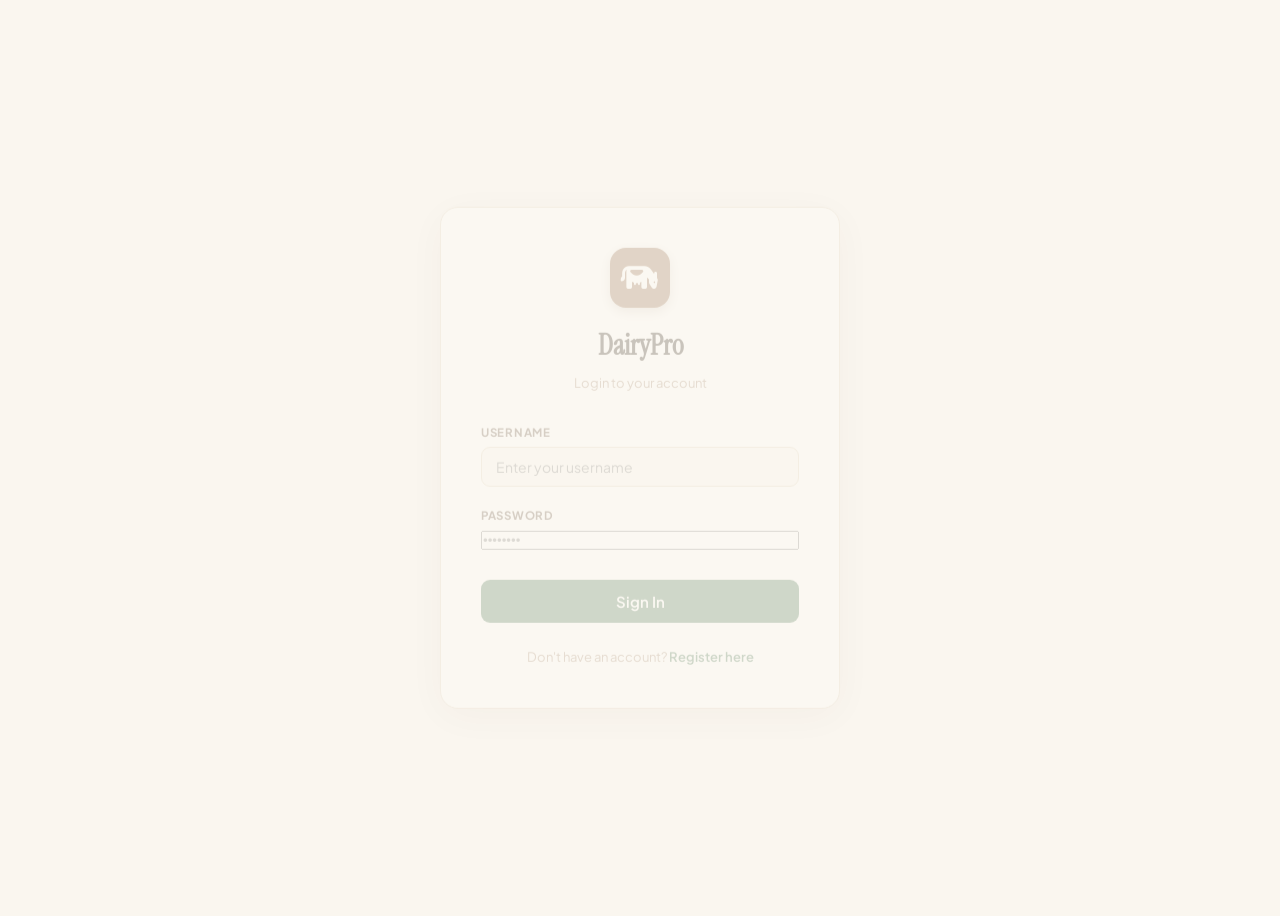
<file: index.html>
<!DOCTYPE html>
<html lang="en">
<head>
  <meta charset="UTF-8">
  <title>Dairy Management System</title>
  <link rel="stylesheet" href="css/style.css">
  <link rel="stylesheet" href="https://cdnjs.cloudflare.com/ajax/libs/font-awesome/6.4.0/css/all.min.css">
</head>
<body>

<!-- SIDEBAR -->
<aside class="sidebar" id="sidebar">
  <div class="sb-brand">
    <div class="icon"><i class="fa-solid fa-cow"></i></div>
    <h2>DairyPro</h2>
    <p>Management System</p>
  </div>
  
  <div class="sb-section">Menu</div>
  <a href="#" class="sb-item active" data-page="dashboard"><i class="fa-solid fa-chart-pie ico"></i> Dashboard</a>
  <a href="#" class="sb-item" data-page="customers"><i class="fa-solid fa-users ico"></i> Customers</a>
  <a href="#" class="sb-item" data-page="records"><i class="fa-solid fa-flask ico"></i> Milk Records</a>
  <a href="#" class="sb-item" data-page="payments"><i class="fa-solid fa-file-invoice-dollar ico"></i> Payments</a>
  
  <div class="sb-footer">
    <button class="btn btn-outline" style="width:100%; border-color:rgba(255,255,255,.15); color:rgba(255,255,255,.6);" onclick="logout()">
      <i class="fa-solid fa-right-from-bracket"></i> Logout
    </button>
  </div>
</aside>

<!-- MAIN CONTENT -->
<main class="main">
  <header class="topbar">
    <h1 id="pageTitle">Overview Dashboard</h1>
    <div class="date-chip" id="currentDateChip">---</div>
  </header>
  
  <div class="content">

    <!-- PAGE: DASHBOARD -->
    <div id="page-dashboard" class="page active">
      <div class="stats-row">
        <div class="scard green">
          <i class="fa-solid fa-users scard-icon" style="color: var(--green);"></i>
          <div class="scard-label">Total Customers</div>
          <div class="scard-val" id="stat-customers">0</div>
        </div>
        <div class="scard blue">
          <i class="fa-solid fa-flask scard-icon" style="color: var(--blue);"></i>
          <div class="scard-label">Today's Milk (L)</div>
          <div class="scard-val" id="stat-milk">0.0</div>
        </div>
        <div class="scard amber">
          <i class="fa-solid fa-indian-rupee-sign scard-icon" style="color: var(--amber);"></i>
          <div class="scard-label">Today's Collection</div>
          <div class="scard-val" id="stat-collection">0.00</div>
        </div>
      </div>
      
      <div class="card">
         <div class="empty">
            <i class="fa-solid fa-cow eico"></i>
            <h3>Welcome to DairyPro</h3>
            <p>Select an option from the sidebar to get started.</p>
         </div>
      </div>
    </div>

    <!-- PAGE: CUSTOMERS -->
    <div id="page-customers" class="page">
      <div class="card">
        <div class="card-head">
          <h2><i class="fa-solid fa-users"></i> Customer Register</h2>
          <button class="btn btn-green" onclick="openAddCustomerModal()"><i class="fa-solid fa-plus"></i> Add Customer</button>
        </div>
        <div class="filter-bar">
          <div class="search-wrap">
            <i class="fa-solid fa-search"></i>
            <input type="text" id="search-customer" placeholder="Search customer..." onkeyup="filterCustomers()">
          </div>
        </div>
        <div class="tbl-wrap">
          <table id="tbl-customers">
            <thead>
              <tr>
                <th>Code</th>
                <th>Name</th>
                <th>Phone</th>
                <th>Animal Type</th>
                <th>Address</th>
                <th style="text-align: right;">Action</th>
              </tr>
            </thead>
            <tbody></tbody>
          </table>
        </div>
      </div>
    </div>

    <!-- PAGE: RECORDS -->
    <div id="page-records" class="page">
      <div class="card">
        <div class="card-head">
          <h2><i class="fa-solid fa-flask"></i> Daily Milk Records</h2>
          <button class="btn btn-green" onclick="openAddRecordModal()"><i class="fa-solid fa-plus"></i> Collect Milk</button>
        </div>
        <div class="tbl-wrap">
          <table id="tbl-records">
            <thead>
              <tr>
                <th>Date</th>
                <th>Shift</th>
                <th>Customer Name</th>
                <th>Liters</th>
                <th>Fat %</th>
                <th>Rate / L</th>
                <th>Amount</th>
                <th>Balance</th>
                <th style="text-align: right;">Action</th>
              </tr>
            </thead>
            <tbody></tbody>
          </table>
        </div>
      </div>
    </div>

    <!-- PAGE: PAYMENTS -->
    <div id="page-payments" class="page">
      <div class="card">
        <div class="card-head">
          <h2><i class="fa-solid fa-file-invoice-dollar"></i> Payments Received</h2>
          <button class="btn btn-green" onclick="openAddPaymentModal()"><i class="fa-solid fa-plus"></i> Add Payment</button>
        </div>
        <div class="tbl-wrap">
          <table id="tbl-payments">
            <thead>
              <tr>
                <th>Date</th>
                <th>Customer Name</th>
                <th>Mode</th>
                <th style="text-align: right;">Amount</th>
                <th style="text-align: right;">Action</th>
              </tr>
            </thead>
            <tbody></tbody>
          </table>
        </div>
      </div>
    </div>

  </div> <!-- end content -->
</main>

<!-- MODALS -->

<!-- Modal: Add Customer -->
<div class="overlay" id="modal-add-customer">
  <div class="modal">
    <div class="modal-hd">
      <h3 id="modal-add-customer-title">Add New Customer</h3>
      <button class="modal-close" onclick="closeModal('modal-add-customer')"><i class="fa-solid fa-xmark"></i></button>
    </div>
    <div class="modal-bd">
      <form id="frm-customer" onsubmit="event.preventDefault(); saveCustomer();">
        <input type="hidden" id="c-id" value="">
        <div class="form-grid">
          <div class="fg">
            <label>Customer Code <span class="req">*</span></label>
            <input type="text" id="c-code" required placeholder="e.g. C001">
          </div>
          <div class="fg">
            <label>Full Name <span class="req">*</span></label>
            <input type="text" id="c-name" required placeholder="John Doe">
          </div>
          <div class="fg">
            <label>Phone</label>
            <input type="tel" id="c-phone" placeholder="9876543210">
          </div>
          <div class="fg">
            <label>Animal Type</label>
            <select id="c-animal">
              <option value="cow">Cow</option>
              <option value="buffalo">Buffalo</option>
              <option value="mixed">Mixed</option>
            </select>
          </div>
          <div class="fg span2">
            <label>Address</label>
            <textarea id="c-address" rows="2" placeholder="Village / Area"></textarea>
          </div>
        </div>
      </form>
    </div>
    <div class="modal-ft">
      <button class="btn btn-outline" onclick="closeModal('modal-add-customer')">Cancel</button>
      <button class="btn btn-green" onclick="saveCustomer()">Save Customer</button>
    </div>
  </div>
</div>

<!-- Modal: Add Record -->
<div class="overlay" id="modal-add-record">
  <div class="modal">
    <div class="modal-hd">
      <h3 id="modal-add-record-title">Record Milk Collection</h3>
      <button class="modal-close" onclick="closeModal('modal-add-record')"><i class="fa-solid fa-xmark"></i></button>
    </div>
    <div class="modal-bd">
      <form id="frm-record" onsubmit="event.preventDefault(); saveRecord();">
        <input type="hidden" id="r-id" value="">
        <div class="form-grid">
          <div class="fg span2">
            <label>Customer <span class="req">*</span></label>
            <select id="r-customer" required>
                <option value="">Select a customer...</option>
            </select>
          </div>
          <div class="fg">
            <label>Record Date <span class="req">*</span></label>
            <input type="date" id="r-date" required>
          </div>
          <div class="fg">
            <label>Shift <span class="req">*</span></label>
            <select id="r-shift" required>
              <option value="morning">Morning</option>
              <option value="evening">Evening</option>
            </select>
          </div>
          <div class="fg">
            <label>Liters (Amount) <span class="req">*</span></label>
            <input type="number" step="0.01" id="r-liter" required>
          </div>
          <div class="fg">
            <label>Fat Percentage <span class="req">*</span></label>
            <input type="number" step="0.1" id="r-fat" required>
          </div>
          <div class="fg">
            <label>Rate / Liter <span class="req">*</span></label>
            <input type="number" step="0.01" id="r-rate" required>
          </div>
          <div class="fg">
            <label>Amount Collected Now</label>
            <input type="number" step="0.01" id="r-collected" value="0">
          </div>
        </div>
      </form>
    </div>
    <div class="modal-ft">
      <button class="btn btn-outline" onclick="closeModal('modal-add-record')">Cancel</button>
      <button class="btn btn-amber" onclick="saveRecord()">Save Record</button>
    </div>
  </div>
</div>

<!-- Modal: Add Payment -->
<div class="overlay" id="modal-add-payment">
  <div class="modal">
    <div class="modal-hd">
      <h3 id="modal-add-payment-title">Add Payment</h3>
      <button class="modal-close" onclick="closeModal('modal-add-payment')"><i class="fa-solid fa-xmark"></i></button>
    </div>
    <div class="modal-bd">
      <form id="frm-payment" onsubmit="event.preventDefault(); savePayment();">
        <input type="hidden" id="p-id" value="">
        <div class="form-grid">
          <div class="fg span2">
            <label>Customer <span class="req">*</span></label>
            <select id="p-customer" required>
                <option value="">Select a customer...</option>
            </select>
          </div>
          <div class="fg">
            <label>Payment Date <span class="req">*</span></label>
            <input type="date" id="p-date" required>
          </div>
          <div class="fg">
            <label>Amount <span class="req">*</span></label>
            <input type="number" step="0.01" id="p-amount" required>
          </div>
          <div class="fg">
            <label>Mode</label>
            <select id="p-mode">
              <option value="cash">Cash</option>
              <option value="upi">UPI / Online</option>
              <option value="bank">Bank Transfer</option>
            </select>
          </div>
        </div>
      </form>
    </div>
    <div class="modal-ft">
      <button class="btn btn-outline" onclick="closeModal('modal-add-payment')">Cancel</button>
      <button class="btn" style="background:var(--blue);color:#fff;" onclick="savePayment()">Save Payment</button>
    </div>
  </div>
</div>

<!-- Modal: Digital Receipt -->
<div class="overlay" id="modal-receipt">
  <div class="modal" style="max-width:380px;">
    <div class="modal-hd no-print">
      <h3>Digital Receipt</h3>
      <button class="modal-close" onclick="closeModal('modal-receipt')"><i class="fa-solid fa-xmark"></i></button>
    </div>
    <div class="modal-bd receipt-box" id="receipt-content">
      <div class="receipt-header">
        <div class="icon"><i class="fa-solid fa-cow"></i></div>
        <h2>DairyPro</h2>
        <p>Official Digital Receipt</p>
      </div>
      <div class="receipt-divider"></div>
      <div class="receipt-details">
        <div class="r-row"><span class="r-label">Date:</span> <span id="rec-date"></span></div>
        <div class="r-row"><span class="r-label">Shift:</span> <span id="rec-shift"></span></div>
        <div class="r-row"><span class="r-label">Customer:</span> <span id="rec-name" style="font-weight:700;"></span></div>
      </div>
      <div class="receipt-divider"></div>
      <div class="receipt-calc">
        <div class="r-row"><span class="r-label">Liters:</span> <span id="rec-liters"></span> L</div>
        <div class="r-row"><span class="r-label">Fat %:</span> <span id="rec-fat"></span>%</div>
        <div class="r-row"><span class="r-label">Rate/L:</span> ₹<span id="rec-rate"></span></div>
      </div>
      <div class="receipt-divider" style="border-top-style:solid; border-top-width:2px; border-color:var(--ink);"></div>
      <div class="r-total">
        <span>Total Amount</span>
        <span id="rec-total">₹0.00</span>
      </div>
      <div class="receipt-footer">
        Thank you for choosing DairyPro.<br>Have a great day!
      </div>
    </div>
    <div class="modal-ft no-print" style="justify-content:center;">
      <button class="btn btn-green" style="width:100%; justify-content:center;" onclick="window.print()"><i class="fa-solid fa-print"></i> Print Receipt</button>
    </div>
  </div>
</div>

<!-- TOASTS -->
<div id="toasts"></div>

<script src="script.js"></script>
</body>
</html>
</file>
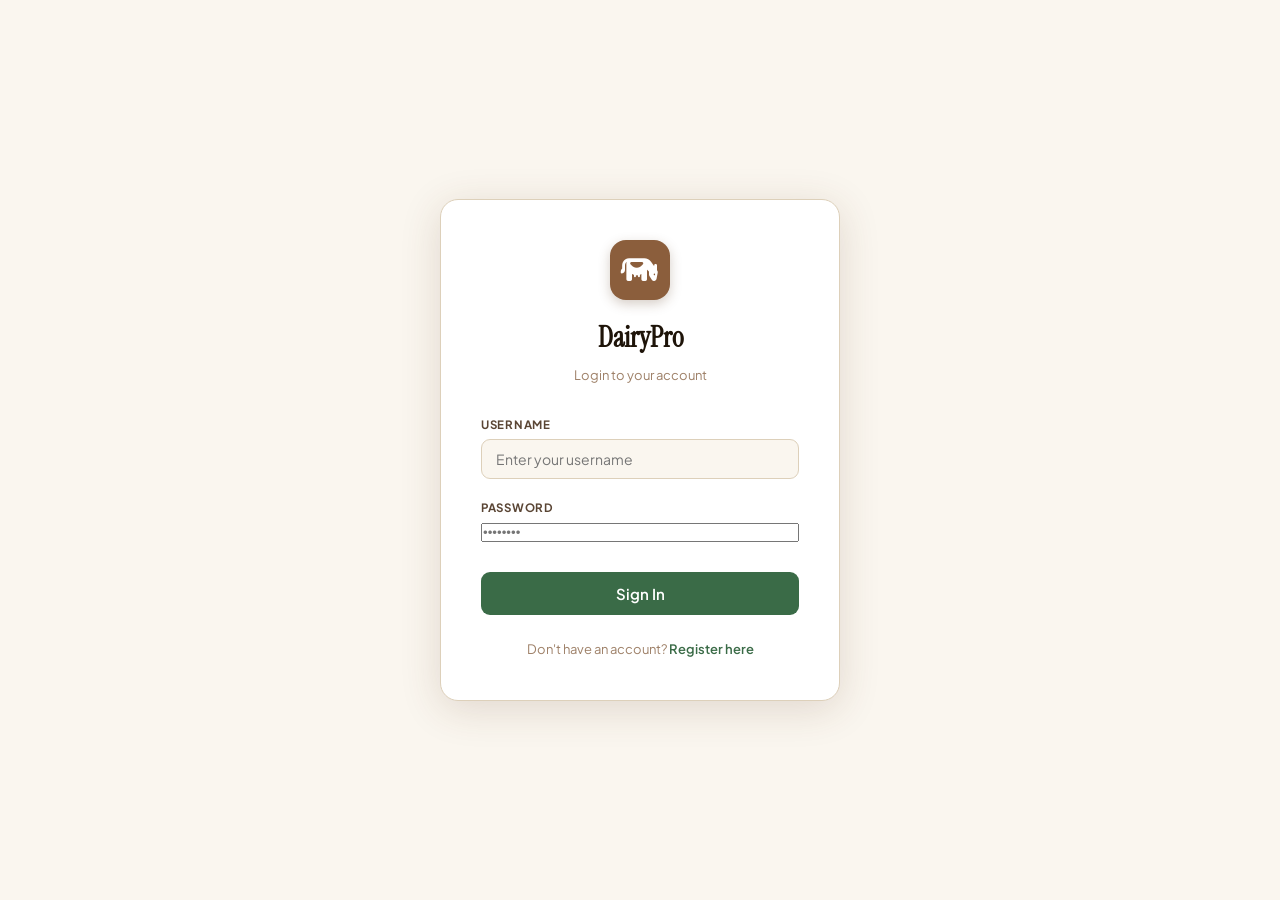
<file: login.html>
<!DOCTYPE html>
<html lang="en">
<head>
    <meta charset="UTF-8">
    <meta name="viewport" content="width=device-width, initial-scale=1.0">
    <title>Login - Dairy Management System</title>
    <link rel="stylesheet" href="css/style.css">
    <link rel="stylesheet" href="https://cdnjs.cloudflare.com/ajax/libs/font-awesome/6.4.0/css/all.min.css">
    <style>
        body {
            display: flex;
            align-items: center;
            justify-content: center;
            min-height: 100vh;
            background: var(--cream);
        }
        .auth-container {
            width: 100%;
            max-width: 400px;
            padding: 40px;
            background: #fff;
            border-radius: var(--r-lg);
            border: 1.5px solid var(--border);
            box-shadow: var(--shadow-lg);
            text-align: center;
            animation: fadeUp 0.4s ease;
        }
        .auth-brand {
            margin-bottom: 30px;
        }
        .auth-brand .icon {
            width: 60px;
            height: 60px;
            background: var(--brown);
            border-radius: 16px;
            display: inline-flex;
            align-items: center;
            justify-content: center;
            font-size: 30px;
            color: #fff;
            margin-bottom: 16px;
            box-shadow: 0 4px 12px rgba(91,58,30,.25);
        }
        .auth-brand h2 {
            font-family: 'Instrument Serif', serif;
            font-size: 28px;
            color: var(--ink);
        }
        .auth-brand p {
            font-size: 13px;
            color: var(--ink-lt);
            margin-top: 4px;
        }
        .auth-form .fg {
            text-align: left;
            margin-bottom: 20px;
        }
        .auth-btn {
            width: 100%;
            justify-content: center;
            padding: 12px;
            font-size: 15px;
            margin-top: 10px;
        }
        .auth-links {
            margin-top: 24px;
            font-size: 13px;
            color: var(--ink-lt);
        }
        .auth-links a {
            color: var(--green);
            font-weight: 600;
            text-decoration: none;
        }
        .auth-links a:hover {
            text-decoration: underline;
        }
        #error-msg {
            color: var(--red);
            font-size: 13px;
            margin-bottom: 15px;
            display: none;
            padding: 10px;
            background: var(--red-pale);
            border-radius: 8px;
            border: 1px solid #f5c6c2;
        }
    </style>
</head>
<body>

<div class="auth-container">
    <div class="auth-brand">
        <div class="icon"><i class="fa-solid fa-cow"></i></div>
        <h2>DairyPro</h2>
        <p>Login to your account</p>
    </div>

    <div id="error-msg"></div>

    <form class="auth-form" id="loginForm" onsubmit="event.preventDefault(); login();">
        <div class="fg">
            <label>Username</label>
            <input type="text" id="username" required placeholder="Enter your username">
        </div>
        <div class="fg">
            <label>Password</label>
            <input type="password" id="password" required placeholder="••••••••">
        </div>
        <button type="submit" class="btn btn-green auth-btn" id="loginBtn">Sign In</button>
    </form>

    <div class="auth-links">
        Don't have an account? <a href="register.html">Register here</a>
    </div>
</div>

<script>
    // If already logged in, redirect
    if(localStorage.getItem('dairy_user')) {
        window.location.href = 'index.html';
    }

    async function login() {
        const username = document.getElementById('username').value;
        const password = document.getElementById('password').value;
        const btn = document.getElementById('loginBtn');
        const err = document.getElementById('error-msg');
        
        btn.innerHTML = '<i class="fa-solid fa-spinner fa-spin"></i> Signing In...';
        btn.disabled = true;
        err.style.display = 'none';

        try {
            const res = await fetch('php/auth.php?action=login', {
                method: 'POST',
                headers: { 'Content-Type': 'application/json' },
                body: JSON.stringify({ username, password })
            });
            const data = await res.json();
            
            if(data.success) {
                localStorage.setItem('dairy_user', JSON.stringify(data.data));
                window.location.href = 'index.html';
            } else {
                err.innerText = data.message || 'Login failed';
                err.style.display = 'block';
                btn.innerHTML = 'Sign In';
                btn.disabled = false;
            }
        } catch(e) {
            err.innerText = 'Network error. Please try again.';
            err.style.display = 'block';
            btn.innerHTML = 'Sign In';
            btn.disabled = false;
        }
    }
</script>

</body>
</html>
</file>
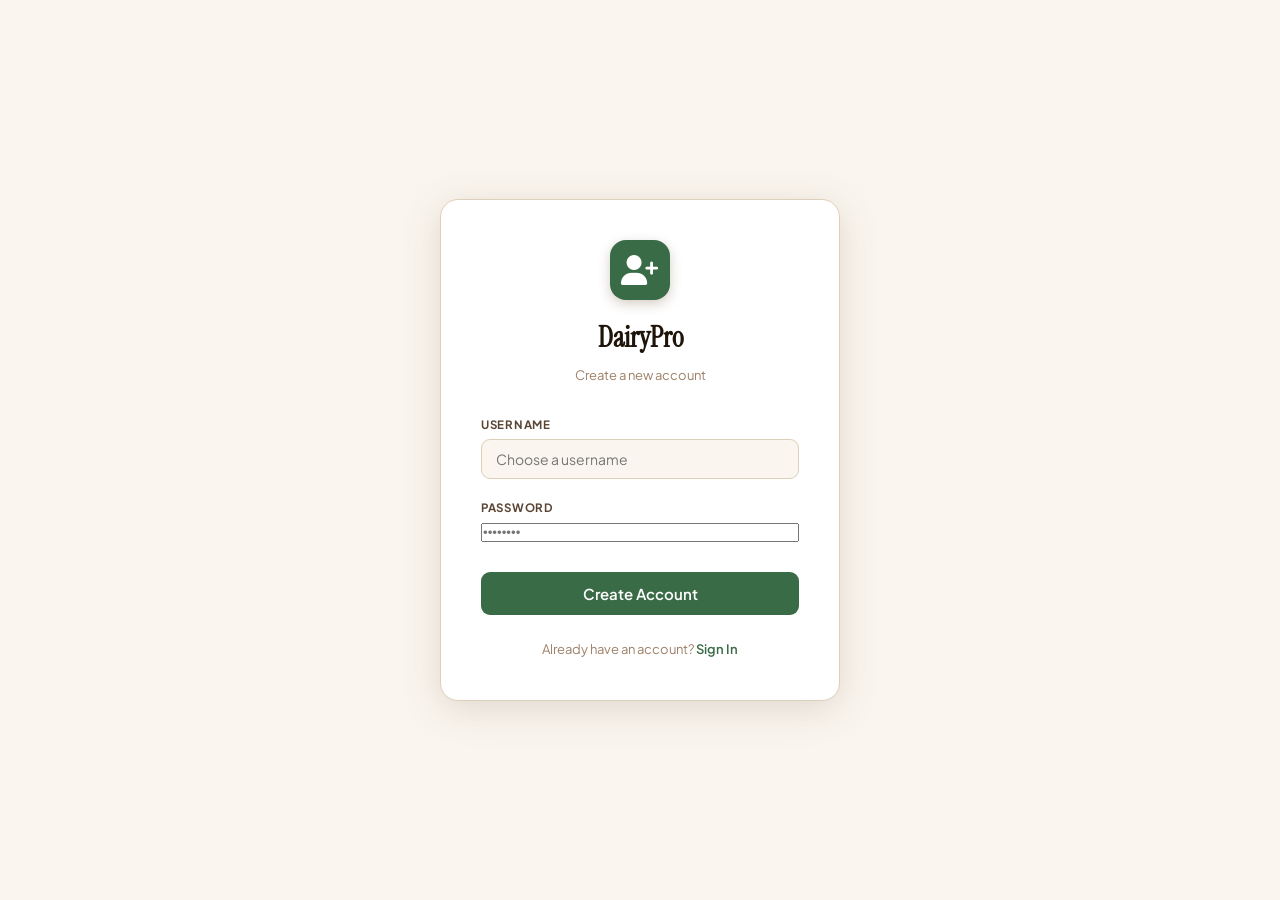
<file: register.html>
<!DOCTYPE html>
<html lang="en">
<head>
    <meta charset="UTF-8">
    <meta name="viewport" content="width=device-width, initial-scale=1.0">
    <title>Register - Dairy Management System</title>
    <link rel="stylesheet" href="css/style.css">
    <link rel="stylesheet" href="https://cdnjs.cloudflare.com/ajax/libs/font-awesome/6.4.0/css/all.min.css">
    <style>
        body {
            display: flex;
            align-items: center;
            justify-content: center;
            min-height: 100vh;
            background: var(--cream);
        }
        .auth-container {
            width: 100%;
            max-width: 400px;
            padding: 40px;
            background: #fff;
            border-radius: var(--r-lg);
            border: 1.5px solid var(--border);
            box-shadow: var(--shadow-lg);
            text-align: center;
            animation: fadeUp 0.4s ease;
        }
        .auth-brand {
            margin-bottom: 30px;
        }
        .auth-brand .icon {
            width: 60px;
            height: 60px;
            background: var(--brown);
            border-radius: 16px;
            display: inline-flex;
            align-items: center;
            justify-content: center;
            font-size: 30px;
            color: #fff;
            margin-bottom: 16px;
            box-shadow: 0 4px 12px rgba(91,58,30,.25);
        }
        .auth-brand h2 {
            font-family: 'Instrument Serif', serif;
            font-size: 28px;
            color: var(--ink);
        }
        .auth-brand p {
            font-size: 13px;
            color: var(--ink-lt);
            margin-top: 4px;
        }
        .auth-form .fg {
            text-align: left;
            margin-bottom: 20px;
        }
        .auth-btn {
            width: 100%;
            justify-content: center;
            padding: 12px;
            font-size: 15px;
            margin-top: 10px;
        }
        .auth-links {
            margin-top: 24px;
            font-size: 13px;
            color: var(--ink-lt);
        }
        .auth-links a {
            color: var(--green);
            font-weight: 600;
            text-decoration: none;
        }
        .auth-links a:hover {
            text-decoration: underline;
        }
        #msg-box {
            font-size: 13px;
            margin-bottom: 15px;
            display: none;
            padding: 10px;
            border-radius: 8px;
        }
        .msg-err {
            color: var(--red);
            background: var(--red-pale);
            border: 1px solid #f5c6c2;
        }
        .msg-ok {
            color: var(--green);
            background: var(--green-pale);
            border: 1px solid #c2dbc9;
        }
    </style>
</head>
<body>

<div class="auth-container">
    <div class="auth-brand">
        <div class="icon" style="background:var(--green);"><i class="fa-solid fa-user-plus"></i></div>
        <h2>DairyPro</h2>
        <p>Create a new account</p>
    </div>

    <div id="msg-box"></div>

    <form class="auth-form" id="registerForm" onsubmit="event.preventDefault(); register();">
        <div class="fg">
            <label>Username</label>
            <input type="text" id="username" required placeholder="Choose a username" minlength="3">
        </div>
        <div class="fg">
            <label>Password</label>
            <input type="password" id="password" required placeholder="••••••••" minlength="5">
        </div>
        <button type="submit" class="btn btn-green auth-btn" id="registerBtn">Create Account</button>
    </form>

    <div class="auth-links">
        Already have an account? <a href="login.html">Sign In</a>
    </div>
</div>

<script>
    if(localStorage.getItem('dairy_user')) {
        window.location.href = 'index.html';
    }

    async function register() {
        const username = document.getElementById('username').value;
        const password = document.getElementById('password').value;
        const btn = document.getElementById('registerBtn');
        const msgBox = document.getElementById('msg-box');
        
        btn.innerHTML = '<i class="fa-solid fa-spinner fa-spin"></i> Creating...';
        btn.disabled = true;
        msgBox.style.display = 'none';
        msgBox.className = '';

        try {
            const res = await fetch('php/auth.php?action=register', {
                method: 'POST',
                headers: { 'Content-Type': 'application/json' },
                body: JSON.stringify({ username, password })
            });
            const data = await res.json();
            
            if(data.success) {
                msgBox.innerText = data.message;
                msgBox.classList.add('msg-ok');
                msgBox.style.display = 'block';
                document.getElementById('registerForm').reset();
                setTimeout(() => {
                    window.location.href = 'login.html';
                }, 2000);
            } else {
                msgBox.innerText = data.message || 'Registration failed';
                msgBox.classList.add('msg-err');
                msgBox.style.display = 'block';
            }
        } catch(e) {
            msgBox.innerText = 'Network error. Please try again.';
            msgBox.classList.add('msg-err');
            msgBox.style.display = 'block';
        }
        
        btn.innerHTML = 'Create Account';
        btn.disabled = false;
    }
</script>

</body>
</html>
</file>
<file: css/style.css>
@import url('https://fonts.googleapis.com/css2?family=Plus+Jakarta+Sans:wght@300;400;500;600;700;800&family=Instrument+Serif:ital@0;1&family=JetBrains+Mono:wght@400;500;600&display=swap');

:root {
  --cream:      #faf6ef;
  --cream-dark: #f0e9db;
  --tan:        #e4d5bc;
  --brown:      #8b5e3c;
  --brown-dk:   #5c3a1e;
  --brown-lt:   #c4956a;
  --green:      #3a6b47;
  --green-lt:   #5a9e6f;
  --green-pale: #e8f2eb;
  --amber:      #d4860a;
  --amber-pale: #fef3e2;
  --red:        #c0392b;
  --red-pale:   #fdecea;
  --blue:       #2563a8;
  --blue-pale:  #e8f0fb;
  --ink:        #1e1409;
  --ink-mid:    #5a4534;
  --ink-lt:     #9e8068;
  --border:     #ddd0ba;
  --sidebar-w:  272px;
  --r:          12px;
  --r-lg:       18px;
  --shadow:     0 2px 16px rgba(91,58,30,.10);
  --shadow-lg:  0 8px 40px rgba(91,58,30,.16);
}

*, *::before, *::after { margin:0; padding:0; box-sizing:border-box; }

body {
  font-family: 'Plus Jakarta Sans', sans-serif;
  background: var(--cream); color: var(--ink);
  min-height: 100vh; display: flex; font-size: 14px; line-height: 1.6;
}

/* ── SIDEBAR ── */
.sidebar {
  width: var(--sidebar-w); background: var(--brown-dk);
  min-height: 100vh; position: fixed; left:0; top:0;
  display: flex; flex-direction: column; z-index: 200;
  box-shadow: 4px 0 24px rgba(0,0,0,.18);
}
.sb-brand { padding: 30px 24px 24px; border-bottom: 1px solid rgba(255,255,255,.08); }
.sb-brand .icon {
  width:50px; height:50px; background: var(--brown);
  border-radius:14px; display:flex; align-items:center; justify-content:center;
  font-size:26px; margin-bottom:12px; box-shadow:0 4px 12px rgba(0,0,0,.25);
}
.sb-brand h2 { font-family:'Instrument Serif',serif; font-size:22px; color:#fff; }
.sb-brand p  { font-size:11px; color:rgba(255,255,255,.4); margin-top:2px; }
.sb-section  { padding:20px 20px 6px; font-size:10px; font-weight:700; letter-spacing:1.5px; text-transform:uppercase; color:rgba(255,255,255,.28); }
.sb-item {
  display:flex; align-items:center; gap:12px;
  padding:12px 16px; margin:2px 12px; border-radius:10px;
  color:rgba(255,255,255,.58); font-size:13.5px; font-weight:500;
  cursor:pointer; transition:all .18s; text-decoration:none; user-select:none;
}
.sb-item:hover  { background:rgba(255,255,255,.09); color:#fff; }
.sb-item.active { background:var(--green); color:#fff; }
.sb-item .ico   { font-size:18px; width:24px; text-align:center; flex-shrink:0; }
.sb-footer { margin-top:auto; padding:20px 24px; border-top:1px solid rgba(255,255,255,.07); font-size:11px; color:rgba(255,255,255,.28); }

/* ── MAIN ── */
.main { margin-left:var(--sidebar-w); flex:1; display:flex; flex-direction:column; min-height:100vh; }
.topbar {
  background:rgba(250,246,239,.96); backdrop-filter:blur(12px);
  padding:0 36px; height:68px;
  display:flex; align-items:center; justify-content:space-between;
  border-bottom:1.5px solid var(--tan); position:sticky; top:0; z-index:100;
}
.topbar h1 { font-size:20px; font-weight:700; }
.date-chip {
  background:var(--green-pale); color:var(--green);
  font-size:12px; font-weight:600; padding:6px 16px; border-radius:20px;
  font-family:'JetBrains Mono',monospace; border:1px solid #c2dbc9;
}

/* ── PAGES ── */
.content { padding:32px 36px; flex:1; }
.page    { display:none; animation:fadeUp .25s ease; }
.page.active { display:block; }
@keyframes fadeUp { from{opacity:0;transform:translateY(10px)} to{opacity:1;transform:none} }

/* ── STAT CARDS ── */
.stats-row { display:grid; grid-template-columns:repeat(5,1fr); gap:16px; margin-bottom:28px; }
.scard {
  background:#fff; border-radius:var(--r-lg); padding:20px 20px 18px;
  border:1.5px solid var(--border); box-shadow:var(--shadow);
  display:flex; flex-direction:column; gap:10px;
  transition:transform .18s,box-shadow .18s; position:relative; overflow:hidden;
}
.scard::after { content:''; position:absolute; bottom:0; left:0; right:0; height:3px; }
.scard.green::after { background:var(--green); }
.scard.blue::after  { background:var(--blue); }
.scard.amber::after { background:var(--amber); }
.scard.red::after   { background:var(--red); }
.scard.brown::after { background:var(--brown); }
.scard:hover { transform:translateY(-3px); box-shadow:var(--shadow-lg); }
.scard-icon  { font-size:28px; }
.scard-label { font-size:10.5px; font-weight:700; letter-spacing:.8px; text-transform:uppercase; color:var(--ink-lt); }
.scard-val   { font-size:24px; font-weight:800; font-family:'JetBrains Mono',monospace; line-height:1; }
.scard-sub   { font-size:11px; color:var(--ink-lt); }

/* ── CARD ── */
.card { background:#fff; border-radius:var(--r-lg); border:1.5px solid var(--border); box-shadow:var(--shadow); overflow:hidden; margin-bottom:24px; }
.card-head {
  padding:18px 24px; display:flex; align-items:center; justify-content:space-between;
  border-bottom:1.5px solid var(--cream-dark); background:var(--cream);
}
.card-head h2 { font-size:15px; font-weight:700; display:flex; align-items:center; gap:8px; }

/* ── BUTTONS ── */
.btn {
  display:inline-flex; align-items:center; gap:7px;
  padding:9px 20px; border-radius:9px; font-size:13px; font-weight:600;
  font-family:'Plus Jakarta Sans',sans-serif; cursor:pointer; border:none;
  transition:all .17s; text-decoration:none; white-space:nowrap; user-select:none;
}
.btn-green   { background:var(--green); color:#fff; }
.btn-green:hover   { background:var(--green-lt); }
.btn-amber   { background:var(--amber); color:#fff; }
.btn-amber:hover   { background:#e8960f; }
.btn-red     { background:var(--red); color:#fff; }
.btn-red:hover     { background:#a93226; }
.btn-outline { background:transparent; border:1.5px solid var(--border); color:var(--ink-mid); }
.btn-outline:hover { border-color:var(--brown); color:var(--brown); background:var(--cream); }
.btn-sm  { padding:6px 13px; font-size:12px; border-radius:7px; }
.btn-xs  { padding:4px 9px;  font-size:11px; border-radius:6px; }
.btn-grp { display:flex; gap:8px; }

/* ── FORMS ── */
.form-grid { display:grid; grid-template-columns:repeat(auto-fill,minmax(210px,1fr)); gap:16px 20px; }
.fg { display:flex; flex-direction:column; gap:5px; }
.fg.span2 { grid-column:span 2; }
.fg label { font-size:11.5px; font-weight:700; color:var(--ink-mid); text-transform:uppercase; letter-spacing:.7px; }
.fg label .req { color:var(--red); }

input[type=text], input[type=number], input[type=tel],
input[type=date], select, textarea {
  padding:10px 14px; border:1.5px solid var(--border); border-radius:9px;
  font-size:14px; font-family:'Plus Jakarta Sans',sans-serif; color:var(--ink);
  background:var(--cream); transition:border-color .18s,box-shadow .18s,background .18s;
  outline:none; width:100%;
}
input:focus, select:focus, textarea:focus {
  border-color:var(--green-lt); box-shadow:0 0 0 3px rgba(90,158,111,.15); background:#fff;
}
.auto-field  { background:var(--green-pale)!important; color:var(--green)!important; font-weight:700; font-family:'JetBrains Mono',monospace; border-color:#c2dbc9; }
.danger-field{ background:var(--red-pale)!important;   color:var(--red)!important;   font-weight:700; font-family:'JetBrains Mono',monospace; border-color:#f5c6c2; }

/* ── FILTER BAR ── */
.filter-bar {
  display:flex; gap:12px; align-items:flex-end; flex-wrap:wrap;
  padding:16px 24px; background:var(--cream); border-bottom:1.5px solid var(--cream-dark);
}
.filter-bar .fg { min-width:150px; }
.filter-bar label { font-size:10.5px; }
.filter-bar input,.filter-bar select { padding:8px 12px; font-size:13px; }

/* ── TABLE ── */
.tbl-wrap { overflow-x:auto; }
table { width:100%; border-collapse:collapse; font-size:13px; }
thead th {
  background:var(--cream-dark); padding:11px 16px; text-align:left;
  font-size:10.5px; font-weight:700; letter-spacing:.8px; text-transform:uppercase;
  color:var(--ink-mid); white-space:nowrap; border-bottom:1.5px solid var(--tan);
}
tbody td   { padding:12px 16px; border-bottom:1px solid var(--cream-dark); vertical-align:middle; }
tbody tr:last-child td { border-bottom:none; }
tbody tr:hover { background:rgba(90,158,111,.04); }
.tfoot td  { padding:11px 16px; background:var(--cream-dark); font-weight:700; font-family:'JetBrains Mono',monospace; border-top:2px solid var(--tan); font-size:12px; }
.mono { font-family:'JetBrains Mono',monospace; }

/* ── BADGES ── */
.chip { display:inline-flex; align-items:center; padding:3px 10px; border-radius:20px; font-size:11px; font-weight:700; white-space:nowrap; }
.chip-green { background:var(--green-pale); color:var(--green); }
.chip-amber { background:var(--amber-pale); color:var(--amber); }
.chip-red   { background:var(--red-pale);   color:var(--red);   }
.chip-blue  { background:var(--blue-pale);  color:var(--blue);  }
.chip-tan   { background:var(--cream-dark); color:var(--ink-mid); }
.chip-A     { background:#e0f4e6; color:#236b35; }
.chip-B     { background:#fef3e2; color:#a05f00; }
.chip-C     { background:#fdecea; color:#9b231a; }

/* ── FAT VISUAL ── */
.fat-cell  { display:flex; align-items:center; gap:8px; }
.fat-mini  { width:56px; height:5px; border-radius:3px; background:var(--tan); overflow:hidden; flex-shrink:0; }
.fat-fill  { height:100%; background:linear-gradient(90deg,var(--green),var(--amber),var(--red)); border-radius:3px; }
.fat-bar-bg { height:8px; border-radius:4px; background:linear-gradient(90deg,#3a6b47 0%,#d4860a 50%,#c0392b 100%); position:relative; }
.fat-thumb  { width:14px; height:14px; background:#fff; border:2px solid var(--brown-dk); border-radius:50%; position:absolute; top:-3px; transform:translateX(-50%); transition:left .2s; box-shadow:0 1px 4px rgba(0,0,0,.2); }

/* ── MODAL ── */
.overlay { display:none; position:fixed; inset:0; background:rgba(30,20,9,.5); backdrop-filter:blur(5px); z-index:500; align-items:center; justify-content:center; }
.overlay.open { display:flex; }
.modal { background:#fff; border-radius:20px; width:92%; max-width:720px; max-height:92vh; overflow-y:auto; box-shadow:0 24px 80px rgba(0,0,0,.28); animation:modalPop .22s cubic-bezier(.34,1.3,.64,1); }
@keyframes modalPop { from{transform:scale(.9) translateY(20px);opacity:0} to{transform:none;opacity:1} }
.modal-hd {
  padding:22px 26px 18px; display:flex; align-items:center; justify-content:space-between;
  border-bottom:1.5px solid var(--cream-dark); background:var(--cream);
  position:sticky; top:0; z-index:10; border-radius:20px 20px 0 0;
}
.modal-hd h3  { font-size:17px; font-weight:700; }
.modal-bd     { padding:26px; }
.modal-ft     { padding:18px 26px; border-top:1.5px solid var(--cream-dark); display:flex; gap:10px; justify-content:flex-end; background:var(--cream); border-radius:0 0 20px 20px; }
.modal-close  { background:none; border:none; font-size:22px; cursor:pointer; color:var(--ink-lt); }
.modal-close:hover { color:var(--red); }

/* ── TOAST ── */
#toasts { position:fixed; bottom:28px; right:28px; z-index:9999; display:flex; flex-direction:column; gap:10px; }
.toast  { padding:14px 20px; border-radius:12px; font-size:13px; font-weight:600; color:#fff; box-shadow:0 8px 30px rgba(0,0,0,.22); display:flex; align-items:center; gap:9px; animation:slideIn .28s ease; min-width:240px; }
.toast.ok   { background:var(--green); }
.toast.err  { background:var(--red);   }
.toast.info { background:var(--blue);  }
@keyframes slideIn { from{transform:translateX(60px);opacity:0} to{transform:none;opacity:1} }

/* ── SEARCH ── */
.search-wrap { display:flex; align-items:center; gap:8px; background:var(--cream); border:1.5px solid var(--border); border-radius:9px; padding:8px 14px; }
.search-wrap input { border:none; background:transparent; padding:0; outline:none; font-size:13px; width:220px; }
.search-wrap input:focus { box-shadow:none; background:transparent; }

/* ── MISC ── */
.cid-box { background:var(--amber-pale); border:1.5px solid #f5d990; border-radius:9px; padding:10px 14px; font-family:'JetBrains Mono',monospace; font-size:16px; font-weight:700; color:var(--amber); letter-spacing:1px; }
.empty   { text-align:center; padding:64px 24px; color:var(--ink-lt); }
.empty .eico { font-size:52px; margin-bottom:14px; }
.empty h3    { font-size:16px; font-weight:600; margin-bottom:5px; }
.loading { text-align:center; padding:60px; color:var(--ink-lt); }
.spin { width:34px; height:34px; border:3px solid var(--tan); border-top-color:var(--green); border-radius:50%; animation:spin .75s linear infinite; margin:0 auto 14px; }
@keyframes spin { to{transform:rotate(360deg)} }

/* ── PRINT ── */
@media print {
  body { background:#fff; margin:0; padding:0; }
  .sidebar, .topbar, .filter-bar, .btn, .no-print, .stats-row, .card-head, .tbl-wrap, #toasts { display:none!important; }
  
  .main { margin-left:0; flex:none; }
  .content { padding:0; }
  .card { box-shadow:none; border:none; margin:0; }
  
  /* Show only the modal content if open */
  .overlay.open { position:absolute; inset:0; display:block!important; background:#fff!important; align-items:flex-start; }
  .modal { box-shadow:none; border-radius:0; border:none; margin:0 auto; max-width:100%; animation:none; }
  .receipt-box { padding:20px; font-size:12px; }
}

/* ── RECEIPT BOX ── */
.receipt-box { padding: 30px 24px; font-family: 'JetBrains Mono', monospace; color: var(--ink); background: #fff; }
.receipt-header { text-align: center; margin-bottom: 16px; }
.receipt-header .icon { font-size: 24px; color: var(--ink); margin-bottom: 8px; }
.receipt-header h2 { font-family: 'Instrument Serif', serif; font-size: 24px; line-height: 1; }
.receipt-header p { font-size: 11px; color: var(--ink-lt); text-transform: uppercase; letter-spacing: 1px; margin-top: 4px; }
.receipt-divider { border-top: 1.5px dashed var(--ink-lt); margin: 16px 0; opacity: 0.5; }
.r-row { display: flex; justify-content: space-between; margin-bottom: 8px; font-size: 13px; }
.r-label { color: var(--ink-mid); }
.r-total { display: flex; justify-content: space-between; font-size: 16px; font-weight: 700; margin-top: 16px; }
.receipt-footer { text-align: center; font-size: 11px; color: var(--ink-lt); margin-top: 24px; }

/* ── RESPONSIVE ── */
@media (max-width:1280px) { .stats-row { grid-template-columns:repeat(3,1fr); } }
@media (max-width:1024px) { .stats-row { grid-template-columns:repeat(2,1fr); } }
@media (max-width:768px)  {
  :root { --sidebar-w:0px; }
  .sidebar { transform:translateX(-272px); width:272px; transition:transform .3s; }
  .sidebar.open { transform:none; }
  .main { margin-left:0; } .content { padding:18px; }
  .topbar { padding:0 20px; } .stats-row { grid-template-columns:1fr 1fr; }
}
</file>
